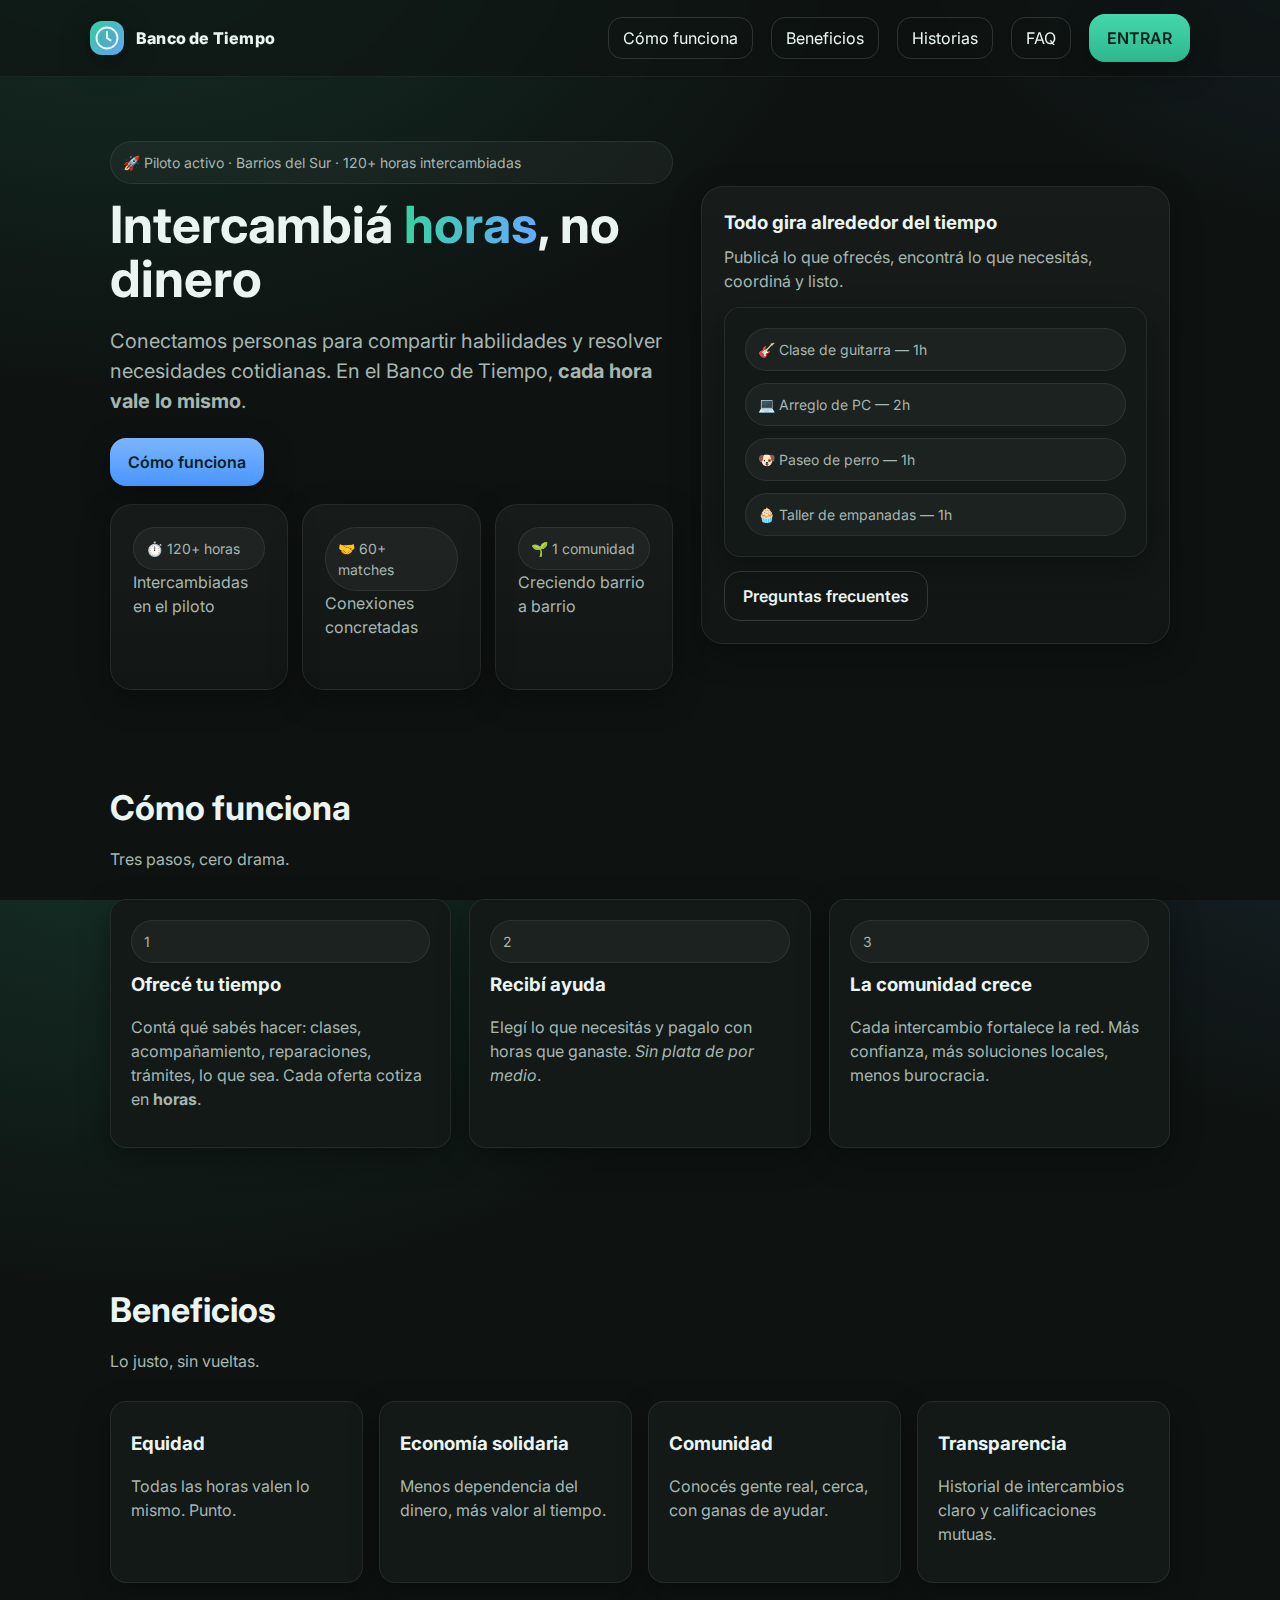
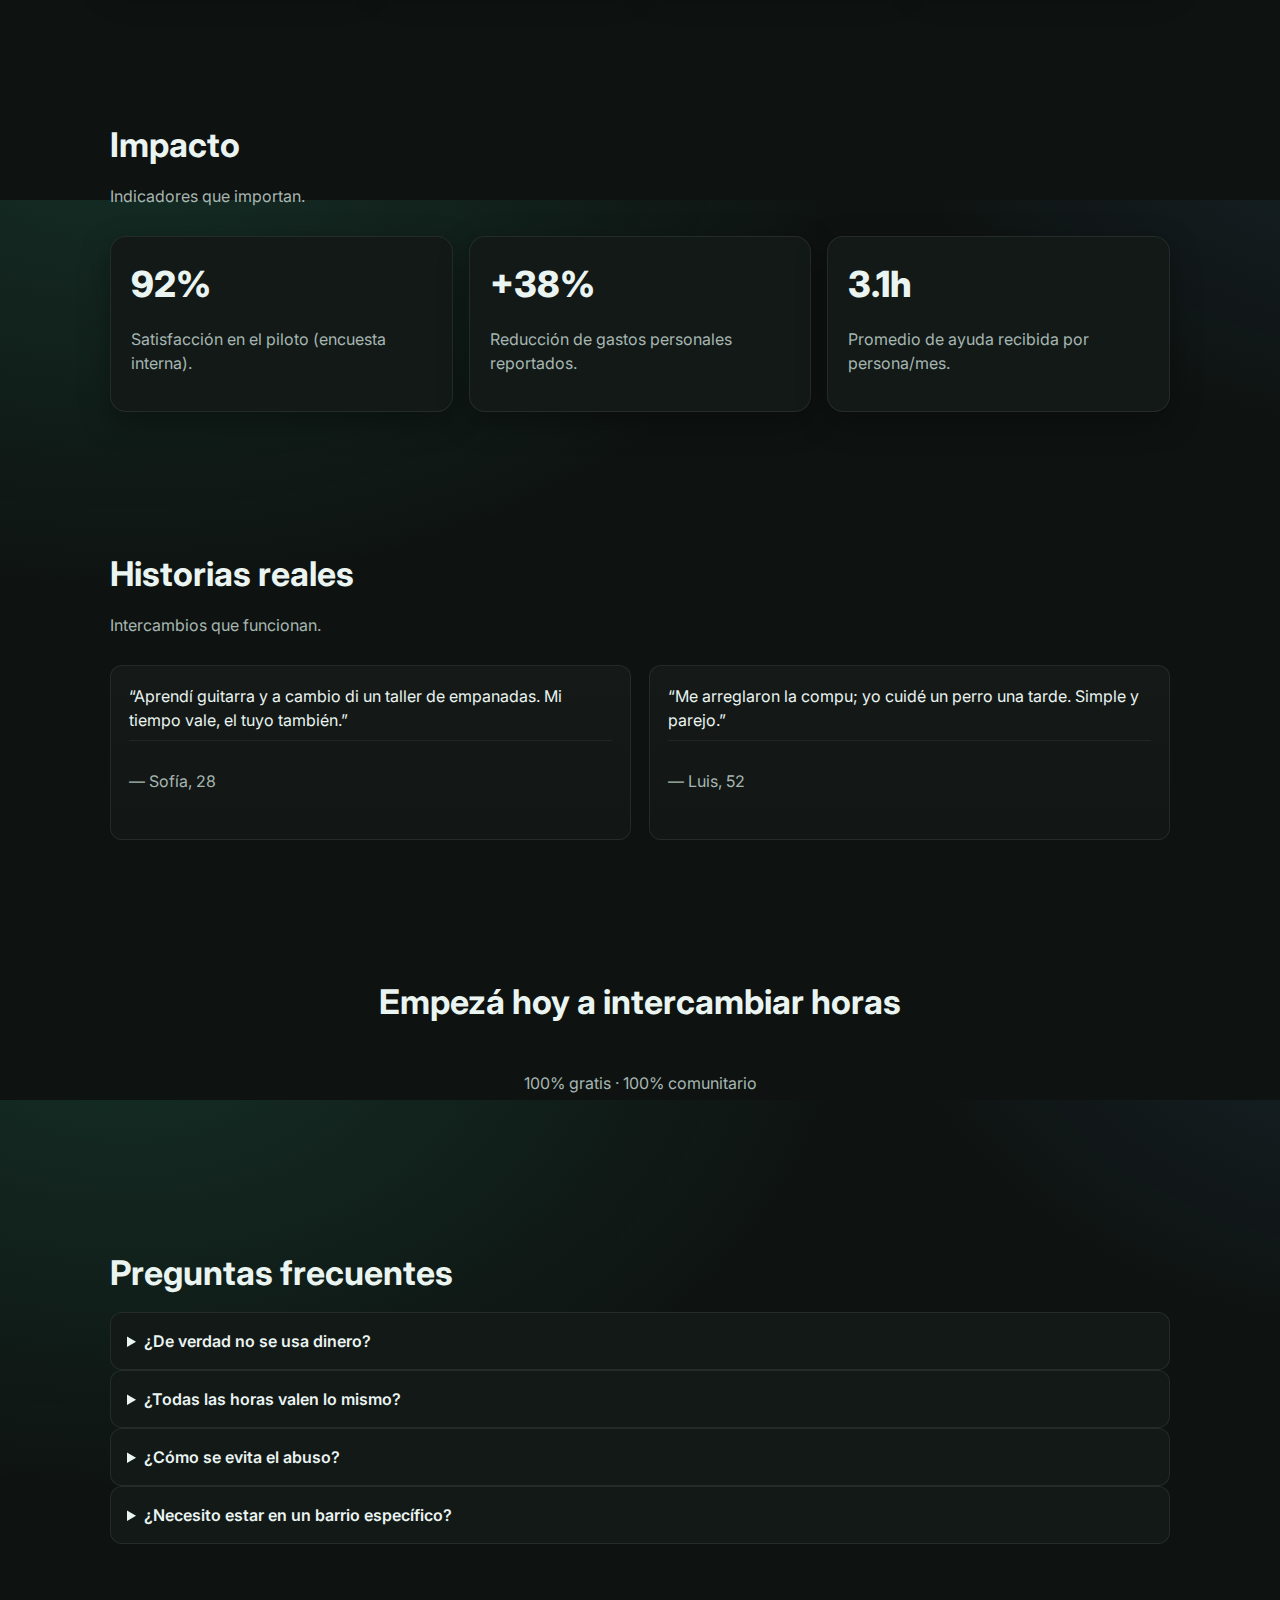
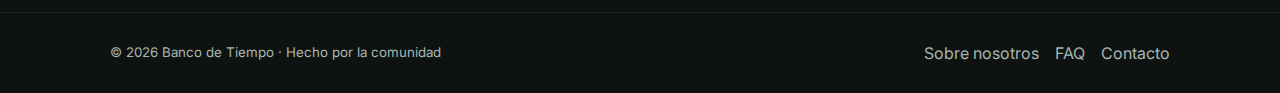
<file: docs/index.html>
<!DOCTYPE html>
<html lang="es">
<head>
  <meta charset="utf-8" />
  <meta name="viewport" content="width=device-width, initial-scale=1" />
  <title>Banco de Tiempo — Intercambiá horas, no dinero</title>
  <meta name="description" content="Plataforma comunitaria para intercambiar habilidades usando horas como moneda. Registrate gratis y unite al Banco de Tiempo." />
  <meta property="og:title" content="Banco de Tiempo — Intercambiá horas, no dinero" />
  <meta property="og:description" content="Conectá con tu comunidad, ofrecé lo que sabés y recibí ayuda. Cada hora vale lo mismo." />
  <meta property="og:type" content="website" />
  <meta name="theme-color" content="#1b4d3e" />
  <link rel="preconnect" href="https://fonts.googleapis.com">
  <link rel="preconnect" href="https://fonts.gstatic.com" crossorigin>
  <link href="https://fonts.googleapis.com/css2?family=Inter:wght@400;600;800&display=swap" rel="stylesheet">
  <style>
    :root{
      --bg: #0e1311;           /* charcoal very dark */
      --card: #121917;         /* deep teal/charcoal */
      --muted: #a6b6b1;        /* desaturated mint-gray */
      --text: #eaf4f1;         /* almost white with mint tint */
      --brand: #3ad1a1;        /* fresh mint */
      --brand-2: #65a9ff;      /* friendly blue */
      --accent: #ffd166;       /* warm highlight */
      --ok: #70e000;
      --warn: #ff7b7b;
      --shadow: 0 10px 30px rgba(0,0,0,.35);
      --radius-xl: 22px;
      --radius-lg: 16px;
      --radius-md: 12px;
      --radius-sm: 8px;
      --maxw: 1100px;
    }
    *{box-sizing:border-box}
    html,body{height:100%}
    body{
      margin:0; font-family: Inter, system-ui, -apple-system, Segoe UI, Roboto, Arial, sans-serif;
      color: var(--text); background: radial-gradient(1200px 800px at 10% -10%, rgba(58,209,161,.15), transparent 60%),
                             radial-gradient(900px 700px at 110% -20%, rgba(101,169,255,.12), transparent 60%),
                             var(--bg);
      line-height:1.5;
    }
    a{color:inherit;text-decoration:none}
    .wrapper{max-width: var(--maxw); margin: 0 auto; padding: 0 20px}

    /* Header */
    header{
      position: sticky; top:0; z-index: 50;
      backdrop-filter: blur(10px);
      background: rgba(14,19,17,.6);
      border-bottom: 1px solid rgba(255,255,255,.06);
    }
    .nav{display:flex; align-items:center; justify-content:space-between; padding: 14px 0}
    .brand{display:flex; gap:12px; align-items:center; font-weight:800; letter-spacing:.2px}
    .logo{width:34px; height:34px; border-radius:12px; background: linear-gradient(135deg, var(--brand), var(--brand-2)); display:grid; place-items:center; box-shadow: var(--shadow)}
    .logo svg{filter: drop-shadow(0 2px 6px rgba(0,0,0,.35))}
    nav ul{display:flex; gap:18px; list-style:none; padding:0; margin:0; align-items:center}
    .ghost{border:1px solid rgba(255,255,255,.14); padding:10px 14px; border-radius:14px}
    .btn{display:inline-flex; align-items:center; gap:10px; font-weight:600; padding:12px 18px; border-radius:16px; background: linear-gradient(180deg, #44d8ac, #2fb68e); color:#092219; box-shadow: var(--shadow)}
    .btn.secondary{background: linear-gradient(180deg, #7bb5ff, #4a95ff);}
    .btn.ghost{background: transparent; color: var(--text); border: 1px solid rgba(255,255,255,.14); box-shadow:none}

    .mobile-toggle{display:none}

    /* Hero */
    .hero{padding: 64px 0 24px}
    .hero-grid{display:grid; grid-template-columns: 1.2fr 1fr; gap: 28px; align-items:center}
    h1{font-size: clamp(36px, 4vw, 56px); line-height:1.05; margin: 14px 0 8px}
    .lead{font-size: clamp(16px, 1.6vw, 20px); color: var(--muted); margin-bottom: 22px}
    .cta-row{display:flex; flex-wrap:wrap; gap:12px}
    .hero-card{
      background: linear-gradient(180deg, rgba(255,255,255,.04), rgba(255,255,255,.02));
      border: 1px solid rgba(255,255,255,.08);
      border-radius: var(--radius-xl);
      padding: 22px;
      box-shadow: var(--shadow);
    }
    .metrics{display:grid; grid-template-columns: repeat(3,1fr); gap:14px; margin-top:18px}
    .pill{display:flex; gap:10px; align-items:center; padding:10px 12px; background: rgba(255,255,255,.04); border:1px solid rgba(255,255,255,.08); border-radius: 999px; font-size:14px; color: var(--muted)}

    /* Sections */
    section{padding: 68px 0}
    h2{font-size: clamp(26px, 3vw, 34px); margin: 0 0 14px}
    .sub{color: var(--muted); margin: 0 0 28px}

    .steps{display:grid; grid-template-columns: repeat(3,1fr); gap:18px}
    .card{background: var(--card); border:1px solid rgba(255,255,255,.08); border-radius: var(--radius-lg); padding:20px; box-shadow: var(--shadow)}
    .card h3{margin: 8px 0}
    .card p{color: var(--muted)}
    .icon{width:28px; height:28px}

    .benefits{display:grid; grid-template-columns: repeat(4,1fr); gap:16px}

    .impact{display:grid; grid-template-columns: repeat(3,1fr); gap:16px}
    .impact .kpi{font-size: 36px; font-weight:800}

    .testis{display:grid; grid-template-columns: 1fr 1fr; gap:18px}
    blockquote{margin:0; padding:18px; background: linear-gradient(180deg, rgba(255,255,255,.03), rgba(255,255,255,.02)); border:1px solid rgba(255,255,255,.08); border-radius: var(--radius-md)}
    blockquote footer{color: var(--muted); margin-top:8px}

    .cta{display:grid; gap:14px; place-items:center; text-align:center}
    .cta .note{color:var(--muted)}

    /* FAQ */
    .faq{display:grid; grid-template-columns: 1fr 1fr; gap:16px}
    details{background: var(--card); border:1px solid rgba(255,255,255,.08); border-radius: var(--radius-md); padding:16px}
    details summary{cursor:pointer; font-weight:600}
    details[open]{outline:1px solid rgba(255,255,255,.12)}

    /* Footer */
    footer{padding:28px 0; color: var(--muted); border-top: 1px solid rgba(255,255,255,.06)}
    footer .grid{display:grid; grid-template-columns: 1fr auto; gap:16px; align-items:center}
    footer nav{display:flex; gap:16px}

    /* Responsive */
    @media (max-width: 900px){
      .hero-grid{grid-template-columns: 1fr}
      .steps{grid-template-columns: 1fr}
      .benefits{grid-template-columns: 1fr 1fr}
      .impact{grid-template-columns: 1fr 1fr}
      .testis{grid-template-columns: 1fr}
      .faq{grid-template-columns: 1fr}
      nav ul{display:none}
      .mobile-toggle{display:inline-flex; border:1px solid rgba(255,255,255,.14); padding:10px 12px; border-radius:14px}
      header.open nav ul{display:flex; position:absolute; top:60px; right:20px; background: rgba(14,19,17,.98); padding:14px; border:1px solid rgba(255,255,255,.08); border-radius: 16px; flex-direction:column}
    }
  </style>
</head>
<body>
  <header id="top">
    <div class="wrapper nav">
      <a class="brand" href="#top" aria-label="Inicio Banco de Tiempo">
        <span class="logo" aria-hidden="true">
          <!-- reloj + flechas -->
          <svg class="icon" viewBox="0 0 24 24" fill="none" xmlns="http://www.w3.org/2000/svg" aria-hidden="true">
            <circle cx="12" cy="12" r="9" stroke="white" stroke-opacity=".9" stroke-width="1.6"/>
            <path d="M12 7v5l3 2" stroke="white" stroke-opacity=".9" stroke-width="1.8" stroke-linecap="round"/>
          </svg>
        </span>
        <span>Banco de Tiempo</span>
      </a>
      <nav aria-label="Principal">
        <button class="mobile-toggle" id="mobileToggle" aria-expanded="false" aria-controls="menu">Menú</button>
        <ul id="menu" role="menubar">
          <li role="none"><a role="menuitem" href="#como" class="ghost">Cómo funciona</a></li>
          <li role="none"><a role="menuitem" href="#beneficios" class="ghost">Beneficios</a></li>
          <li role="none"><a role="menuitem" href="#historias" class="ghost">Historias</a></li>
          <li role="none"><a role="menuitem" href="#faq" class="ghost">FAQ</a></li>
          <li role="none"><a role="menuitem" class="btn" href="login.html">ENTRAR</a></li>
        </ul>
      </nav>
    </div>
  </header>

  <main>
    <section class="hero">
      <div class="wrapper hero-grid">
        <div>
          <span class="pill" aria-hidden="true">🚀 Piloto activo · Barrios del Sur · 120+ horas intercambiadas</span>
          <h1>Intercambiá <span style="background:linear-gradient(90deg,var(--brand),var(--brand-2)); -webkit-background-clip:text; background-clip:text; color:transparent">horas</span>, no dinero</h1>
          <p class="lead">Conectamos personas para compartir habilidades y resolver necesidades cotidianas. En el Banco de Tiempo, <strong>cada hora vale lo mismo</strong>.</p>
          <div class="cta-row">
            <a class="btn secondary" href="#como" data-track="cta-hero-como">Cómo funciona</a>
          </div>
          <div class="metrics" aria-label="Indicadores del piloto">
            <div class="hero-card">
              <div class="pill">⏱️ 120+ horas</div>
              <div class="sub">Intercambiadas en el piloto</div>
            </div>
            <div class="hero-card">
              <div class="pill">🤝 60+ matches</div>
              <div class="sub">Conexiones concretadas</div>
            </div>
            <div class="hero-card">
              <div class="pill">🌱 1 comunidad</div>
              <div class="sub">Creciendo barrio a barrio</div>
            </div>
          </div>
        </div>
        <div class="hero-card" aria-label="Vista previa de la plataforma">
          <h3 style="margin:0 0 8px">Todo gira alrededor del tiempo</h3>
          <p class="sub" style="margin:0 0 14px">Publicá lo que ofrecés, encontrá lo que necesitás, coordiná y listo.</p>
          <div class="card" style="display:grid; gap:12px">
            <div class="pill">🎸 Clase de guitarra — 1h</div>
            <div class="pill">💻 Arreglo de PC — 2h</div>
            <div class="pill">🐶 Paseo de perro — 1h</div>
            <div class="pill">🧁 Taller de empanadas — 1h</div>
          </div>
          <div style="display:flex; gap:12px; margin-top:14px">
            <a class="btn ghost" href="#faq">Preguntas frecuentes</a>
          </div>
        </div>
      </div>
    </section>

    <section id="como">
      <div class="wrapper">
        <h2>Cómo funciona</h2>
        <p class="sub">Tres pasos, cero drama.</p>
        <div class="steps">
          <article class="card">
            <div class="pill">1</div>
            <h3>Ofrecé tu tiempo</h3>
            <p>Contá qué sabés hacer: clases, acompañamiento, reparaciones, trámites, lo que sea. Cada oferta cotiza en <strong>horas</strong>.</p>
          </article>
          <article class="card">
            <div class="pill">2</div>
            <h3>Recibí ayuda</h3>
            <p>Elegí lo que necesitás y pagalo con horas que ganaste. <em>Sin plata de por medio</em>.</p>
          </article>
          <article class="card">
            <div class="pill">3</div>
            <h3>La comunidad crece</h3>
            <p>Cada intercambio fortalece la red. Más confianza, más soluciones locales, menos burocracia.</p>
          </article>
        </div>
      </div>
    </section>

    <section id="beneficios">
      <div class="wrapper">
        <h2>Beneficios</h2>
        <p class="sub">Lo justo, sin vueltas.</p>
        <div class="benefits">
          <article class="card"><h3>Equidad</h3><p>Todas las horas valen lo mismo. Punto.</p></article>
          <article class="card"><h3>Economía solidaria</h3><p>Menos dependencia del dinero, más valor al tiempo.</p></article>
          <article class="card"><h3>Comunidad</h3><p>Conocés gente real, cerca, con ganas de ayudar.</p></article>
          <article class="card"><h3>Transparencia</h3><p>Historial de intercambios claro y calificaciones mutuas.</p></article>
        </div>
      </div>
    </section>

    <section>
      <div class="wrapper">
        <h2>Impacto</h2>
        <p class="sub">Indicadores que importan.</p>
        <div class="impact">
          <article class="card">
            <div class="kpi">92%</div>
            <p>Satisfacción en el piloto (encuesta interna).</p>
          </article>
          <article class="card">
            <div class="kpi">+38%</div>
            <p>Reducción de gastos personales reportados.</p>
          </article>
          <article class="card">
            <div class="kpi">3.1h</div>
            <p>Promedio de ayuda recibida por persona/mes.</p>
          </article>
        </div>
      </div>
    </section>

    <section id="historias">
      <div class="wrapper">
        <h2>Historias reales</h2>
        <p class="sub">Intercambios que funcionan.</p>
        <div class="testis">
          <blockquote>
            “Aprendí guitarra y a cambio di un taller de empanadas. Mi tiempo vale, el tuyo también.”
            <footer>— Sofía, 28</footer>
          </blockquote>
          <blockquote>
            “Me arreglaron la compu; yo cuidé un perro una tarde. Simple y parejo.”
            <footer>— Luis, 52</footer>
          </blockquote>
        </div>
      </div>
    </section>

    <section id="cta" class="cta">
      <div class="wrapper cta">
        <h2>Empezá hoy a intercambiar horas</h2>
        <p class="note">100% gratis · 100% comunitario</p>
      </div>
    </section>

<section id="faq" aria-labelledby="faq-title">
  <div class="wrapper">
    <h2 id="faq-title">Preguntas frecuentes</h2>

    <div class="faq-list">
      <details class="faq-item">
        <summary class="faq-q">¿De verdad no se usa dinero?</summary>
        <div class="faq-a">
          <p>Sí. Acá la moneda es tu tiempo. Ofrecés horas, recibís horas. Fin.</p>
        </div>
      </details>

      <details class="faq-item">
        <summary class="faq-q">¿Todas las horas valen lo mismo?</summary>
        <div class="faq-a">
          <p>Sí. No importa si enseñás programación o cuidás plantas: una hora es una hora.</p>
        </div>
      </details>

      <details class="faq-item">
        <summary class="faq-q">¿Cómo se evita el abuso?</summary>
        <div class="faq-a">
          <p>Calificaciones mutuas, reglas claras y moderación comunitaria. Cuidamos la confianza, no el cuento.</p>
        </div>
      </details>

      <details class="faq-item">
        <summary class="faq-q">¿Necesito estar en un barrio específico?</summary>
        <div class="faq-a">
          <p>Podés sumarte desde donde estés. Empezamos en barrios de monte y vamos expandiendo.</p>
        </div>
      </details>
    </div>
  </div>
</section>

  </main>

  <footer>
    <div class="wrapper grid">
      <small>© <span id="y"></span> Banco de Tiempo · Hecho por la comunidad</small>
      <nav aria-label="Legal y enlaces">
        <a href="#top">Sobre nosotros</a>
        <a href="#faq">FAQ</a>
        <a href="#cta">Contacto</a>
      </nav>
    </div>
  </footer>

  <script>
    // Año dinámico
    document.getElementById('y').textContent = new Date().getFullYear();

    // Smooth scroll (nativo soportado por CSS en muchos navegadores, fallback simple)
    document.querySelectorAll('a[href^="#"]').forEach(a=>{
      a.addEventListener('click', e=>{
        const id = a.getAttribute('href');
        if(id.length > 1){
          e.preventDefault();
          document.querySelector(id)?.scrollIntoView({behavior:'smooth'});
        }
      });
    });

    // Mobile menu toggle
    const header = document.querySelector('header');
    const btn = document.getElementById('mobileToggle');
    btn?.addEventListener('click', ()=>{
      const open = header.classList.toggle('open');
      btn.setAttribute('aria-expanded', open ? 'true' : 'false');
    });

    // Mini-telemetría DIY (no envía datos reales, sólo ejemplo de hook)
    document.querySelectorAll('[data-track]').forEach(el=>{
      el.addEventListener('click', ()=>{
        // Colocar aquí analytics reales si los necesitás.
        console.debug('track', el.getAttribute('data-track'))
      })
    })
  </script>
</body>
</html>
</file>
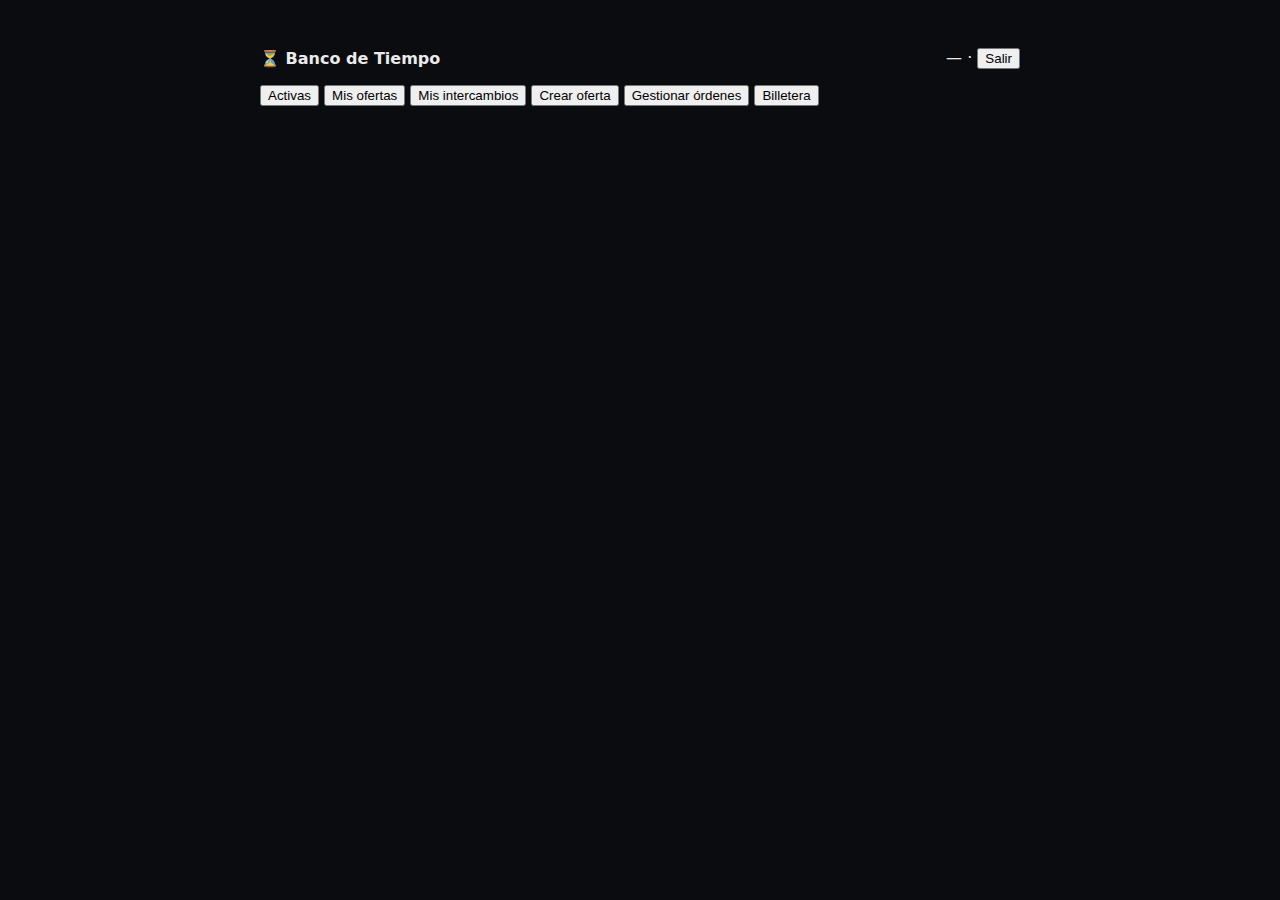
<file: docs/dashboard.html>
<!-- public/dashboard.html -->
<!doctype html>
<html lang="es">
<head>
  <meta charset="utf-8" />
  <meta name="viewport" content="width=device-width,initial-scale=1" />
  <title>Banco de Tiempo — Dashboard</title>
  <style>
    :root{font-family:system-ui}
    body{margin:0;background:#0b0c10;color:#eaeaea}
    main{max-width:760px;margin:2rem auto;padding:1rem}
    header.app{display:flex;justify-content:space-between;align-items:center;margin-bottom:1rem}
    small.muted{color:#9aa5b1}
    /* …reusa tus estilos de tabs y cards… */
  </style>
</head>
<body>
  <main>
    <header class="app">
      <strong>⏳ Banco de Tiempo</strong>
      <div>
        <span id="userName">—</span> <small id="userHood" class="muted"></small>
        · <button id="logoutBtn" class="ghost" type="button">Salir</button>
      </div>
    </header>

    <section id="dashboard" class="card">
      <nav class="tabs" role="tablist">
        <button class="tab is-active" data-tab="active">Activas</button>
        <button class="tab" data-tab="mine">Mis ofertas</button>
        <button class="tab" data-tab="exchanges">Mis intercambios</button>
        <button class="tab" data-tab="create">Crear oferta</button>
        <button class="tab" data-tab="orders">Gestionar órdenes</button>
        <button class="tab" data-tab="wallet">Billetera</button>
      </nav>
      <div class="tabpanes">
        <div id="pane-active"></div>
        <div id="pane-mine" hidden></div>
        <div id="pane-exchanges" hidden></div>
        <div id="pane-create" hidden> <!-- tu form --> </div>
        <div id="pane-orders" hidden></div>
        <div id="pane-wallet" hidden>
          <h3>Saldo: <span id="hdrBalance">0</span> h</h3>
          <div id="ledgerList"></div>
        </div>
      </div>
    </section>
  </main>
  <div id="toast" aria-live="polite"></div>
<script type="module" src="./src/dashboard.js"></script>
</body>
</html>
</file>
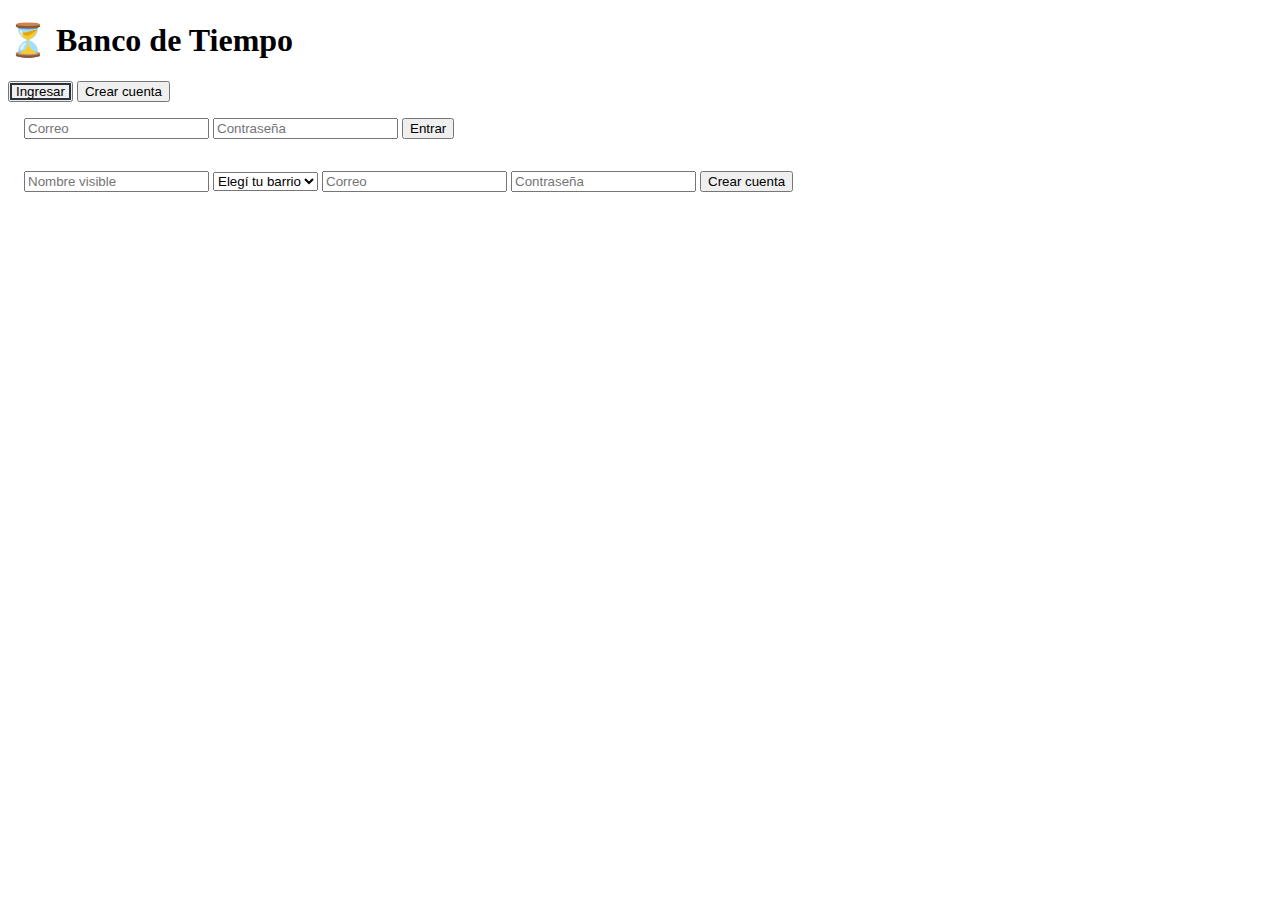
<file: docs/entrar.html>
<!doctype html>
<html lang="es">
<head>
  <meta charset="utf-8" />
  <meta name="viewport" content="width=device-width,initial-scale=1" />
  <title>Banco de Tiempo — Ingresar / Crear cuenta</title>
  <link rel="stylesheet" href="./styles.css">
</head>
<body>
  <main>
    <h1>⏳ Banco de Tiempo</h1>

    <!-- Tabs Login / Registro -->
    <div class="tabs" role="tablist" aria-label="Auth">
      <button id="tabLogin"  class="is-active" role="tab" aria-selected="true"  aria-controls="paneLogin">Ingresar</button>
      <button id="tabSignup" role="tab" aria-selected="false" aria-controls="paneSignup">Crear cuenta</button>
    </div>

    <!-- LOGIN -->
    <section id="paneLogin" class="card" role="tabpanel" aria-labelledby="tabLogin">
      <form id="loginForm" action="#">
        <input id="loginEmail" type="email" placeholder="Correo" required />
        <input id="loginPassword" type="password" placeholder="Contraseña" required />
        <button id="loginBtn" type="submit">Entrar</button>
        <div id="msgLogin" class="muted"></div>
      </form>
    </section>

    <!-- SIGNUP -->
    <section id="paneSignup" class="card hidden" role="tabpanel" aria-labelledby="tabSignup">
      <form id="signupForm" autocomplete="on">
        <input id="signupDisplay" type="text" placeholder="Nombre visible" required />

        <!-- 👇 nuevo: selector de barrio -->
        <select id="signupHood" required>
          <option value="">Elegí tu barrio</option>
          <!-- Se llena desde src/index.js con la tabla hoods -->
        </select>

        <input id="signupEmail"   type="email" placeholder="Correo" required />
        <input id="signupPassword" type="password" placeholder="Contraseña" required />
        <button id="signupBtn" type="submit">Crear cuenta</button>
        <div id="msgSignup" class="muted"></div>
      </form>
    </section>
  </main>

  <!-- Punto de entrada -->
  <script type="module" src="./src/index.js"></script>
  <script>
    // Toggle de pestañas básico
    const tabL = document.getElementById('tabLogin');
    const tabS = document.getElementById('tabSignup');
    const paneL = document.getElementById('paneLogin');
    const paneS = document.getElementById('paneSignup');
    function show(which){
      const login = which === 'login';
      tabL.classList.toggle('is-active', login);
      tabS.classList.toggle('is-active', !login);
      paneL.classList.toggle('hidden', !login);
      paneS.classList.toggle('hidden', login);
      tabL.setAttribute('aria-selected', String(login));
      tabS.setAttribute('aria-selected', String(!login));
    }
    tabL?.addEventListener('click', () => show('login'));
    tabS?.addEventListener('click', () => show('signup'));
  </script>
</body>
</html>
</file>
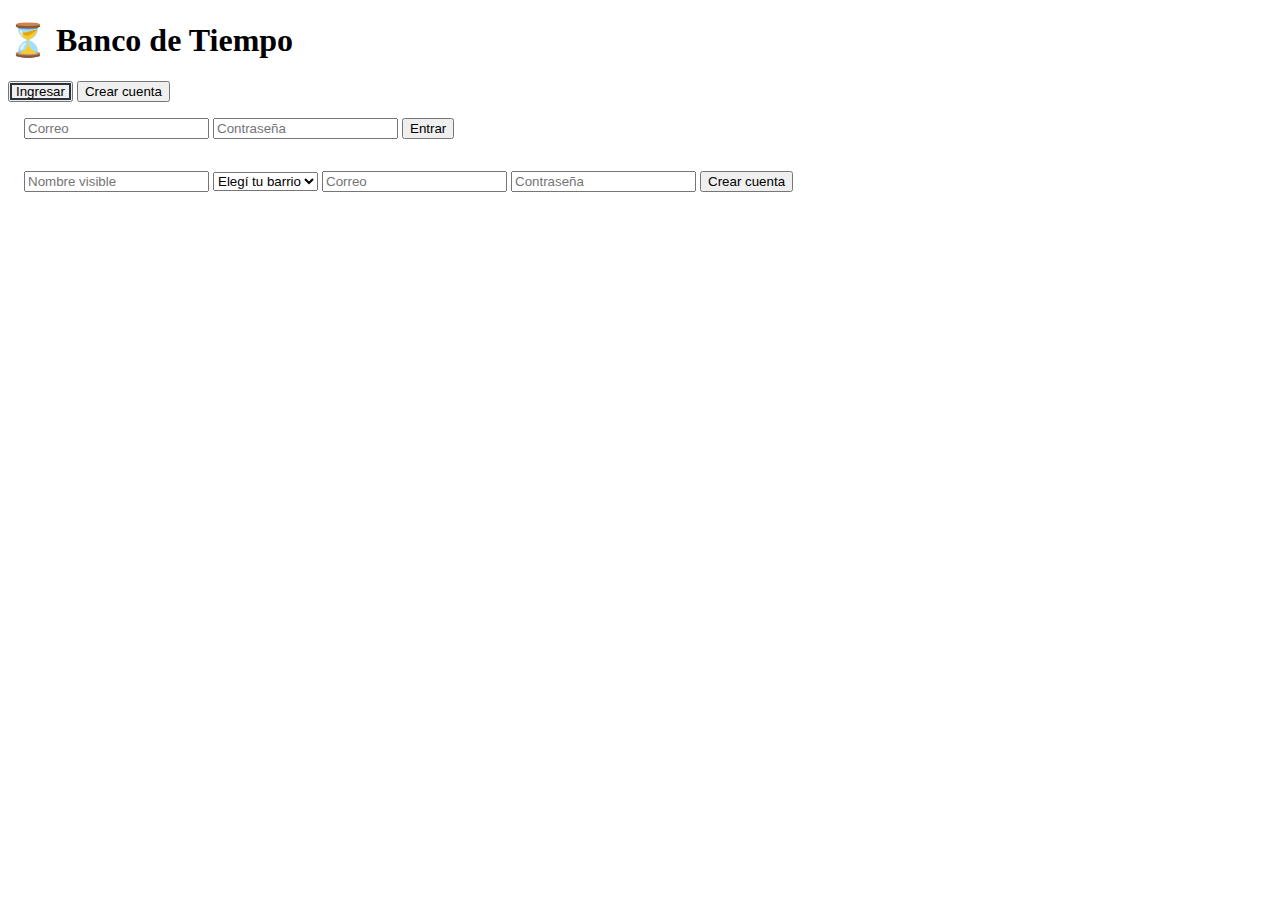
<file: docs/login.html>
<!doctype html>
<html lang="es">
<head>
  <meta charset="utf-8" />
  <meta name="viewport" content="width=device-width,initial-scale=1" />
  <title>Banco de Tiempo — Ingresar / Crear cuenta</title>
  <link rel="stylesheet" href="./styles.css">
</head>
<body>
  <main>
    <h1>⏳ Banco de Tiempo</h1>

    <!-- Tabs Login / Registro -->
    <div class="tabs" role="tablist" aria-label="Auth">
      <button id="tabLogin"  class="is-active" role="tab" aria-selected="true"  aria-controls="paneLogin">Ingresar</button>
      <button id="tabSignup" role="tab" aria-selected="false" aria-controls="paneSignup">Crear cuenta</button>
    </div>

    <!-- LOGIN -->
    <section id="paneLogin" class="card" role="tabpanel" aria-labelledby="tabLogin">
      <form id="loginForm" autocomplete="on" action="#">
        <input id="loginEmail" type="email" placeholder="Correo" required />
        <input id="loginPassword" type="password" placeholder="Contraseña" required />
        <button id="loginBtn" type="submit">Entrar</button>
        <div id="msgLogin" class="muted"></div>
      </form>
    </section>

    <!-- SIGNUP -->
    <section id="paneSignup" class="card hidden" role="tabpanel" aria-labelledby="tabSignup">
      <form id="signupForm" autocomplete="on">
        <input id="signupDisplay" type="text" placeholder="Nombre visible" required />

        <!-- 👇 nuevo: selector de barrio -->
        <select id="signupHood" required>
          <option value="">Elegí tu barrio</option>
          <!-- Se llena desde src/index.js con la tabla hoods -->
        </select>

        <input id="signupEmail"   type="email" placeholder="Correo" required />
        <input id="signupPassword" type="password" placeholder="Contraseña" required />
        <button id="signupBtn" type="submit">Crear cuenta</button>
        <div id="msgSignup" class="muted"></div>
      </form>
    </section>
  </main>

  <!-- Punto de entrada -->
  <script type="module" src="./src/index.js"></script>
  <script>
    // Toggle de pestañas básico
    const tabL = document.getElementById('tabLogin');
    const tabS = document.getElementById('tabSignup');
    const paneL = document.getElementById('paneLogin');
    const paneS = document.getElementById('paneSignup');
    function show(which){
      const login = which === 'login';
      tabL.classList.toggle('is-active', login);
      tabS.classList.toggle('is-active', !login);
      paneL.classList.toggle('hidden', !login);
      paneS.classList.toggle('hidden', login);
      tabL.setAttribute('aria-selected', String(login));
      tabS.setAttribute('aria-selected', String(!login));
    }
    tabL?.addEventListener('click', () => show('login'));
    tabS?.addEventListener('click', () => show('signup'));
  </script>
</body>
</html>
</file>
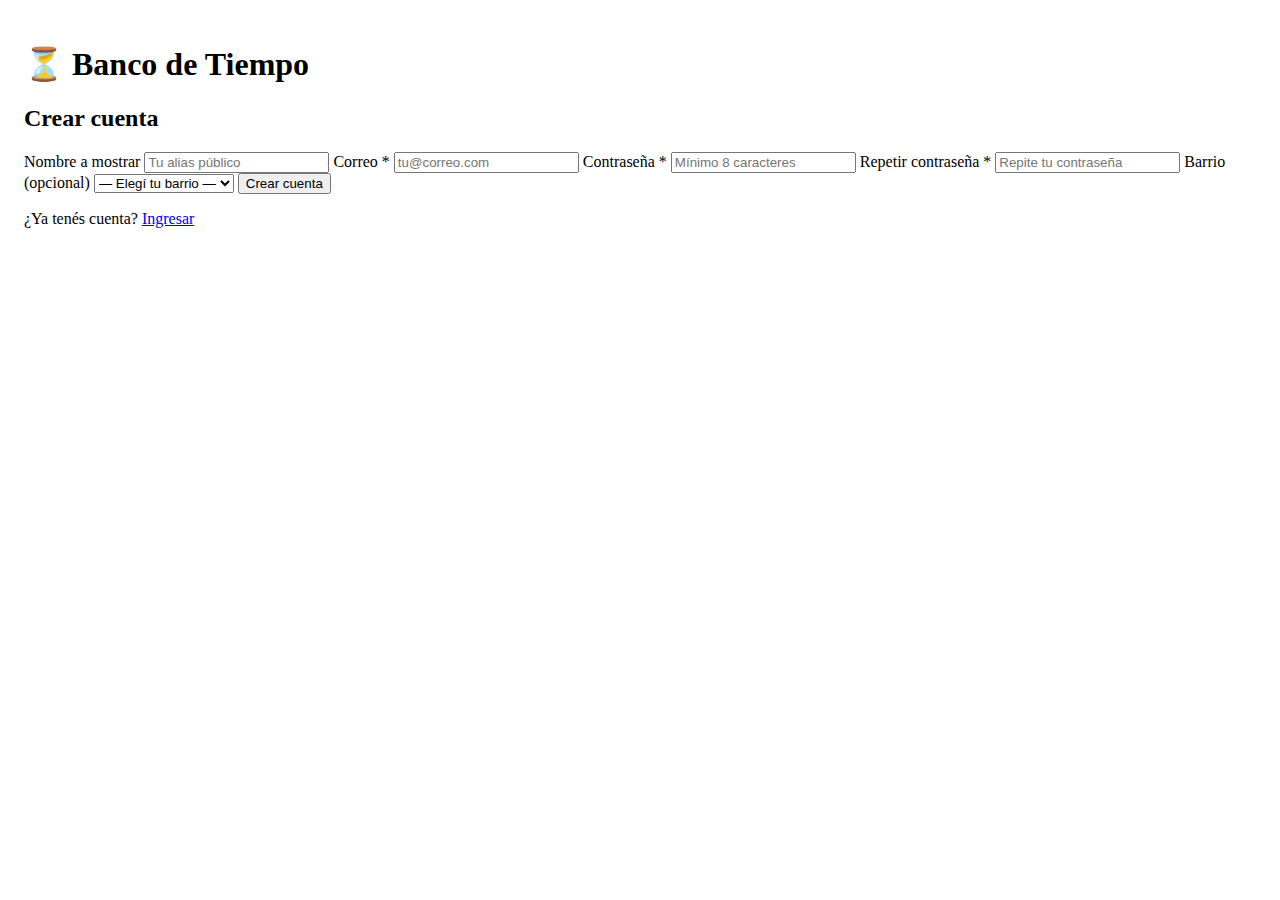
<file: docs/register.html>
<!doctype html>
<html lang="es">
<head>
  <meta charset="utf-8" />
  <meta name="viewport" content="width=device-width,initial-scale=1" />
  <title>Banco de Tiempo — Crear cuenta</title>
  <link rel="stylesheet" href="./styles.css">
</head>
<body>
  <main class="auth card">
    <h1>⏳ Banco de Tiempo</h1>
    <h2>Crear cuenta</h2>

    <form id="registerForm" action="javascript:void(0)" autocomplete="on">
      <label class="field">
        <span>Nombre a mostrar</span>
        <input id="displayName" name="displayName" type="text" placeholder="Tu alias público" minlength="2" maxlength="60">
      </label>

      <label class="field">
        <span>Correo *</span>
        <input id="regEmail" name="email" type="email" placeholder="tu@correo.com" required autocomplete="email">
      </label>

      <label class="field">
        <span>Contraseña *</span>
        <input id="regPassword" name="password" type="password" placeholder="Mínimo 8 caracteres" minlength="8" required autocomplete="new-password">
      </label>

      <label class="field">
        <span>Repetir contraseña *</span>
        <input id="regPassword2" name="password2" type="password" placeholder="Repite tu contraseña" minlength="8" required autocomplete="new-password">
      </label>

      <label class="field">
        <span>Barrio (opcional)</span>
        <select id="hoodSelect" name="hood">
          <option value="">— Elegí tu barrio —</option>
        </select>
      </label>

      <button id="registerBtn" class="btn primary" type="submit">Crear cuenta</button>
      <div id="msgRegister" class="muted" aria-live="polite" style="margin-top:.5rem"></div>
    </form>

    <p style="margin-top:1rem">
      ¿Ya tenés cuenta? <a href="./login.html">Ingresar</a>
    </p>
  </main>

  <script type="module" src="./src/register.js"></script>
</body>
</html>
</file>
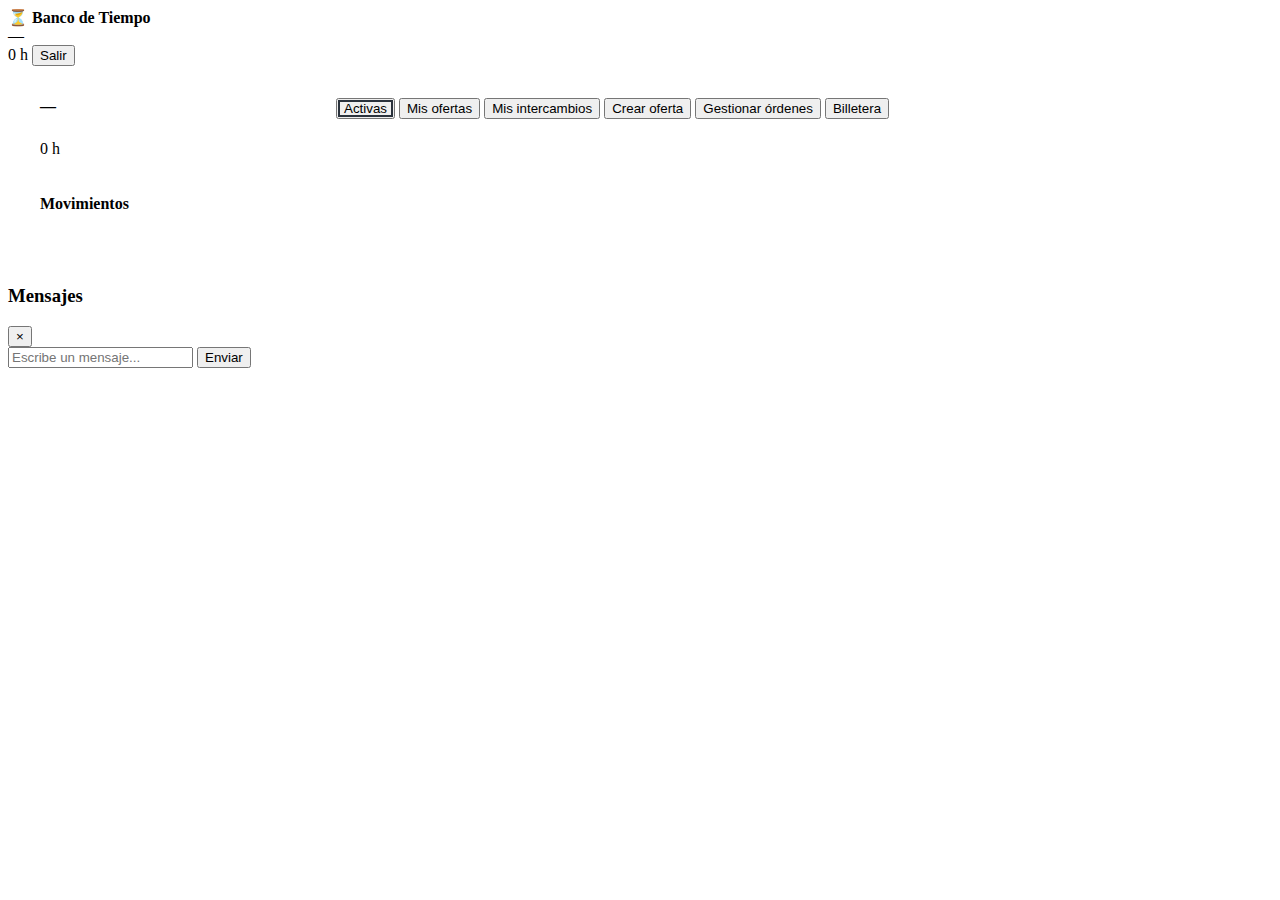
<file: docs/tablero.html>
<!doctype html>
<html lang="es">
<head>
  <meta charset="utf-8" />
  <meta name="viewport" content="width=device-width,initial-scale=1" />
  <title>Banco de Tiempo — Dashboard</title>
  <link rel="stylesheet" href="./styles.css">
</head>
<body>

  <!-- TOPBAR -->
  <header class="topbar">
    <div class="wrap between">
      <!-- izquierda -->
      <div class="brand">
        <span class="logo">⏳</span>
        <strong>Banco de Tiempo</strong>
      </div>
      <!-- derecha -->
      <div class="userbar">
        <div class="who">
          <span id="userName">—</span>
          <small id="userHood" class="muted"></small>
        </div>
        <span class="chip"><span id="hdrBalance">0</span> h</span>
        <button id="logoutBtn" class="btn ghost" type="button">Salir</button>
      </div>
    </div>
  </header>

  <main class="layout">
    <!-- Sidebar -->
    <aside class="sidebar card">
      <!-- PERFIL -->
      <div class="who">
        <strong id="sbUserName">—</strong>
        <small id="sbUserHood" class="muted"></small>
      </div>

      <!-- SALDO -->
      <div class="balance-row">
        <span class="chip"><span id="sbHdrBalance">0</span> h</span>
      </div>

      <!-- MOVIMIENTOS -->
      <div class="mini-ledger">
        <h4 class="muted">Movimientos</h4>
        <div id="miniLedger" class="list"></div>
      </div>
    </aside>

    <!-- Contenido principal -->
    <section class="content card">
      <nav class="tabs" role="tablist" aria-label="Secciones del dashboard">
        <button class="tab is-active" data-tab="active"    role="tab" aria-selected="true"  aria-controls="pane-active"    type="button">Activas</button>
        <button class="tab"            data-tab="mine"      role="tab" aria-selected="false" aria-controls="pane-mine"      type="button">Mis ofertas</button>
        <button class="tab"            data-tab="exchanges" role="tab" aria-selected="false" aria-controls="pane-exchanges" type="button">Mis intercambios</button>
        <button class="tab"            data-tab="create"    role="tab" aria-selected="false" aria-controls="pane-create"    type="button">Crear oferta</button>
        <button class="tab"            data-tab="orders"    role="tab" aria-selected="false" aria-controls="pane-orders"    type="button">Gestionar órdenes</button>
        <button class="tab"            data-tab="wallet"    role="tab" aria-selected="false" aria-controls="pane-wallet"    type="button">Billetera</button>
      </nav>

      <div class="tabpanes">
        <div id="pane-active"    role="tabpanel"></div>
        <div id="pane-mine"      role="tabpanel" hidden></div>
        <div id="pane-exchanges" role="tabpanel" hidden></div>

        <!-- CREAR OFERTA -->
        <div id="pane-create" role="tabpanel" hidden>
          <h3>Crear oferta</h3>

          <form id="offerForm" action="javascript:void(0)" autocomplete="on">
            <div class="row">
              <label class="field">
                <span>Título *</span>
                <input id="title" name="title" type="text" placeholder="Ej: Clases de inglés" minlength="3" maxlength="80" required />
              </label>

              <label class="field">
                <span>Duración (min) *</span>
                <input id="minutes" name="minutes" type="number" min="15" step="15" placeholder="15" required />
              </label>
            </div>

            <div class="row">
              <label class="field">
                <span>Categoría</span>
                <input id="category" name="category" type="text" placeholder="Ej: educación, reparaciones…" maxlength="40" />
              </label>

              <label class="field">
                <span>Ubicación</span>
                <input id="location" name="location" type="text" placeholder="Remoto / Barrio / Pista" maxlength="60" />
              </label>
            </div>

            <label class="field">
              <span>Descripción</span>
              <textarea id="desc" name="desc" rows="3" placeholder="Contá qué ofrecés, requisitos, disponibilidad…" maxlength="500"></textarea>
            </label>

            <div class="row end" style="margin-top:.5rem">
              <button id="offerBtn" class="btn primary" type="button">Publicar</button>
            </div>

            <small class="muted">Los campos marcados con * son obligatorios.</small>
          </form>
        </div>

        <div id="pane-orders" role="tabpanel" hidden></div>

        <div id="pane-wallet" role="tabpanel" hidden>
          <h3>Saldo: <span id="walletBalance">0</span> h</h3>
          <div id="ledgerList"></div>
        </div>
      </div>
    </section>
  </main>

  <div id="toast" aria-live="polite"></div>

  <!-- Chat (opcional) -->
  <aside id="chat-panel" class="chat-panel hidden">
    <header class="chat-header">
      <h3>Mensajes</h3>
      <button id="close-chat" type="button">×</button>
    </header>

    <section class="chat-layout">
      <div class="chat-conversations" id="chat-conversations"></div>

      <div class="chat-thread">
        <div id="chat-messages" class="chat-messages"></div>
        <form id="chat-form" autocomplete="off">
          <input id="chat-input" type="text" placeholder="Escribe un mensaje..." maxlength="4000" required />
          <button class="btn" type="submit">Enviar</button>
        </form>
      </div>
    </section>
  </aside>

  <!-- Punto de entrada: SOLO controls.js, que importa dashboard.js adentro -->
  <script type="module" src="./src/controls.js"></script>
</body>
</html>
</file>
<file: docs/styles.css>
/* ===== v2 – Layout con sidebar + mejoras de espacio ===== */

/* Layout 2 columnas */
.layout{
  display:grid;
  grid-template-columns:280px 1fr;
  gap:1rem;
  padding:1rem;
  max-width:1400px;
  margin:0 auto;
}

/* Las cards dentro del layout deben expandir, no centrarse */
.layout .card{
  max-width:unset;
  margin:0;
}

/* Sidebar */
.sidebar{
  display:flex;
  flex-direction:column;
  gap:1rem;
}
.profile-block .brand.small{
  display:flex; align-items:center; gap:.5rem; opacity:.9; margin-bottom:.25rem;
}
.profile-block .who{ display:flex; flex-direction:column; gap:.125rem; }
.balance-row{ display:flex; gap:.5rem; align-items:center; margin-top:.5rem; }
.quick-actions .btn.block{ width:100%; }

/* Mini-ledger en sidebar */
.mini-ledger .list{ display:grid; gap:.5rem; margin-top:.5rem; max-height:260px; overflow:auto; }
.mini-ledger .tx{
  display:grid; grid-template-columns:1fr auto; gap:.5rem; font-size:.9rem;
  padding:.375rem .5rem; border:1px solid var(--border); border-radius:.5rem;
  background:#1a1c20;
}

/* Contenido principal */
.content{ padding:1rem; }

/* Tabs: compatibilidad con .is-active */
.tabs button.is-active,
.tabs button.active{
  outline:2px solid var(--acc);
  box-shadow:0 0 0 2px #2a323c inset;
}

/* Tono de panel y menor padding en listas para densidad */
.card{ padding:16px; }
.list{ gap:8px; }
.item{ padding:12px; }

/* Headers compactos en panes */
.tabpanes h3{ margin:6px 0 10px; }

/* Inputs más densos en dashboard */
.row input, .row textarea, .row select{ padding:9px 10px; }

/* Responsive */
@media (max-width: 920px){
  .layout{ grid-template-columns:1fr; }
  .sidebar{ order:2; }
  .content{ order:1; }
  .tabs{ flex-wrap:wrap; }
}

/* Micro UX */
.tabs{ gap:8px; }
.btn.small{ padding:7px 10px; font-size:.95rem; }
</file>
